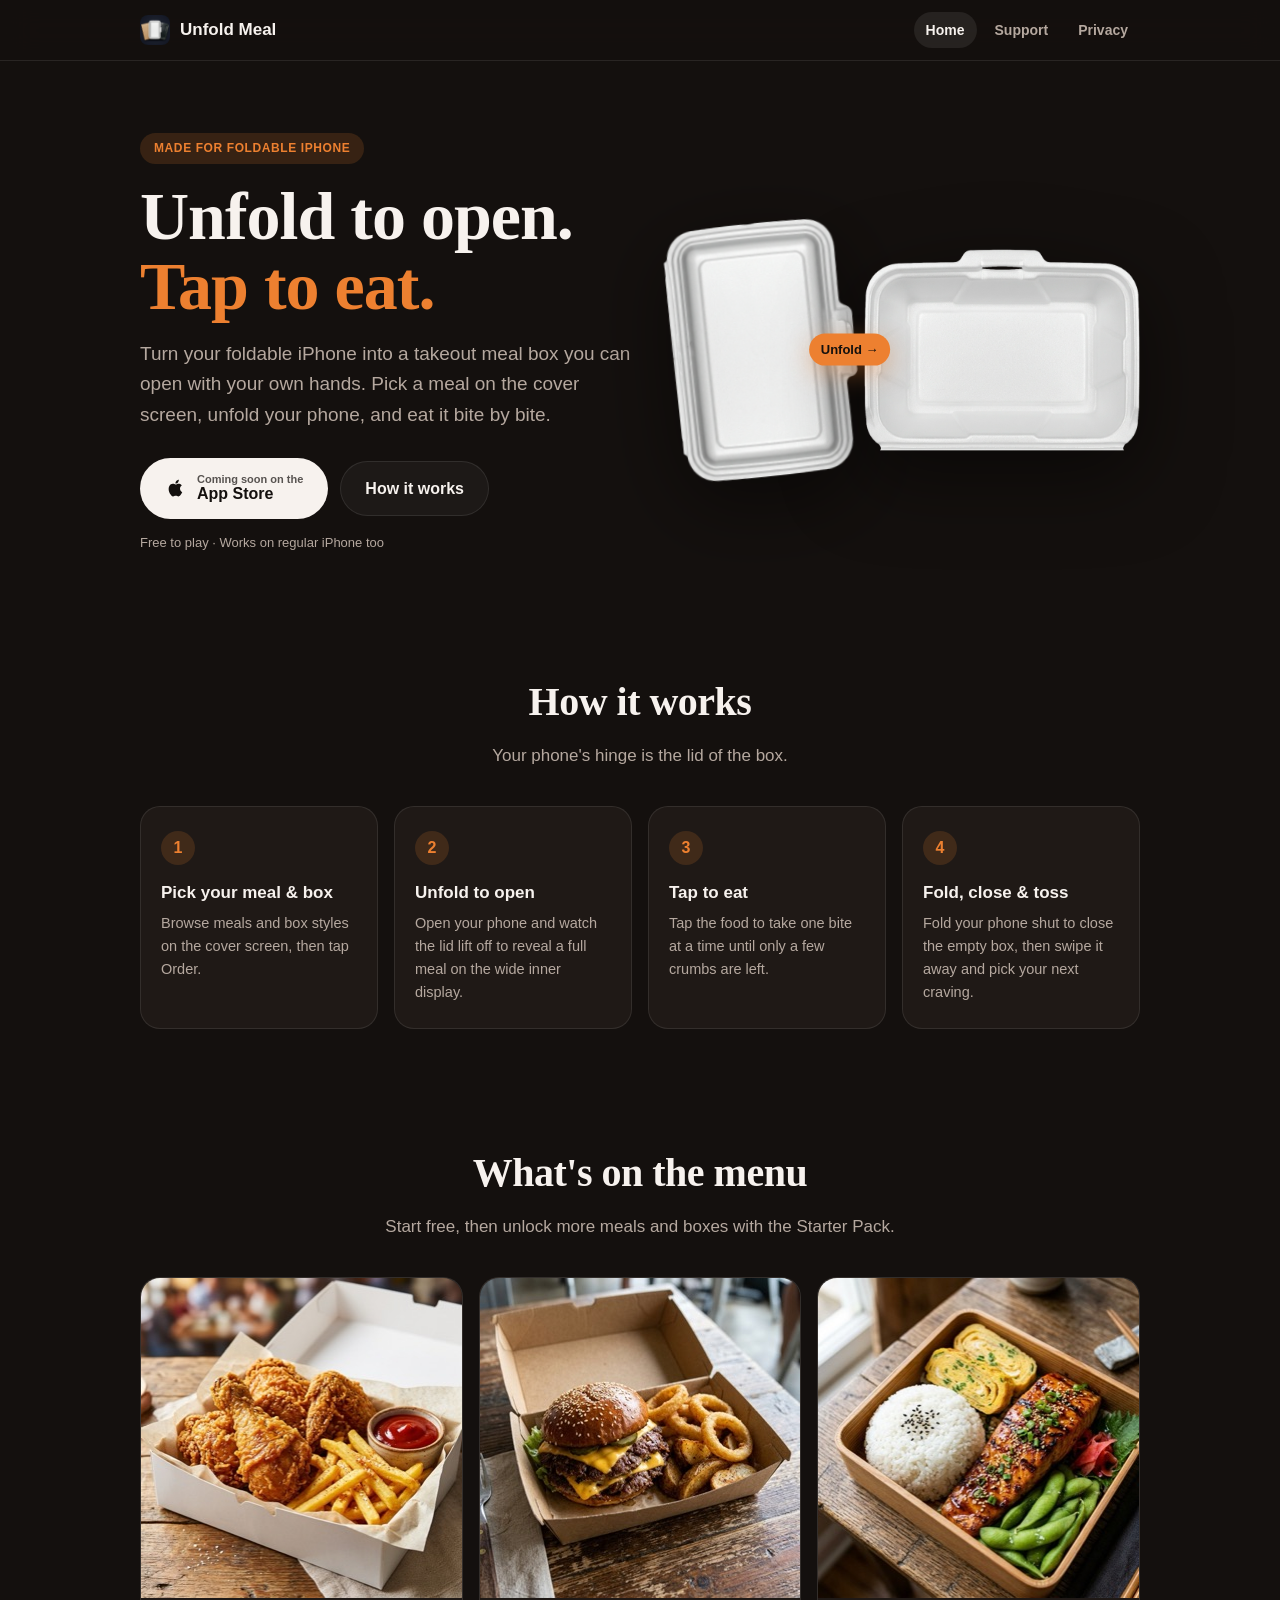
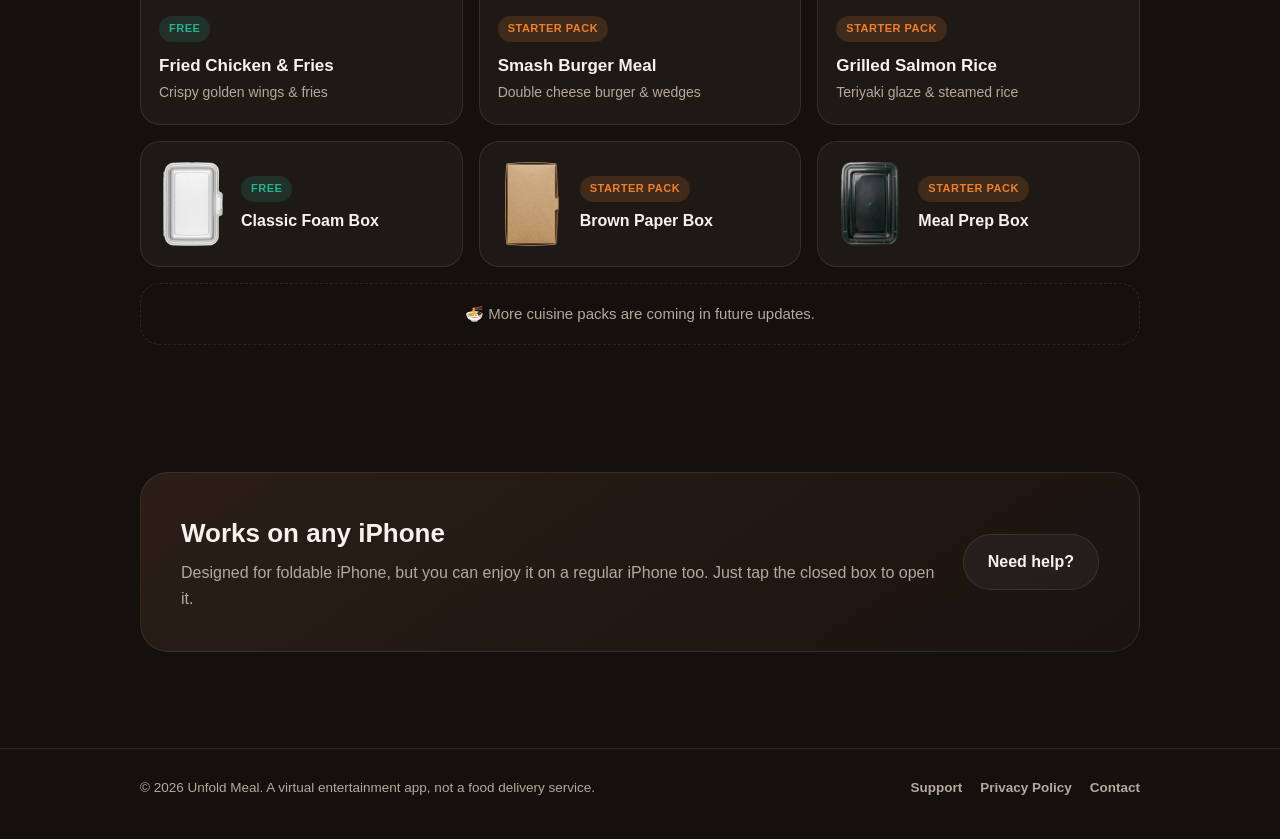
<file: index.html>
<!DOCTYPE html>
<html lang="en">
<head>
  <meta charset="UTF-8">
  <title>Unfold Meal</title>
  <meta http-equiv="refresh" content="0; url=./market/">
  <link rel="canonical" href="./market/">
  <link rel="icon" type="image/png" href="./assets/favicon.png">
</head>
<body>
  <p>Redirecting to <a href="./market/">Unfold Meal</a>…</p>
</body>
</html>
</file>
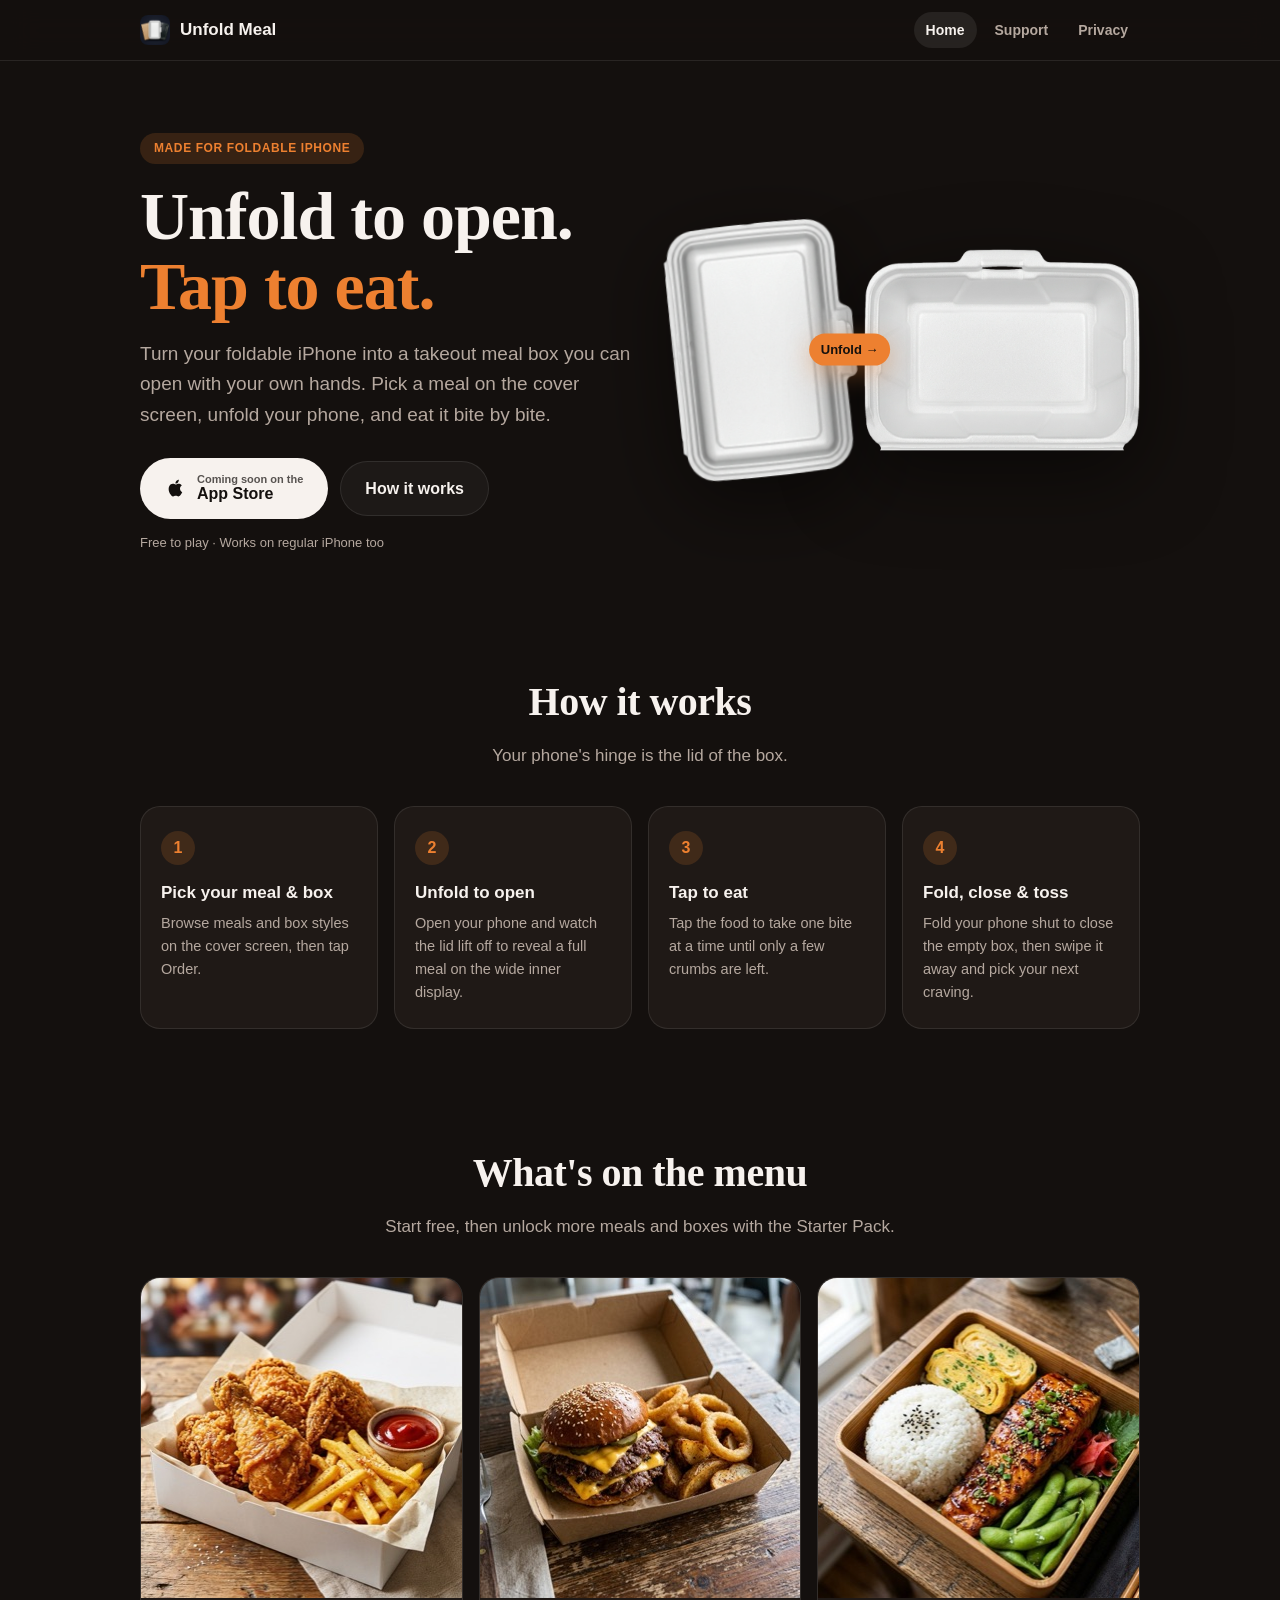
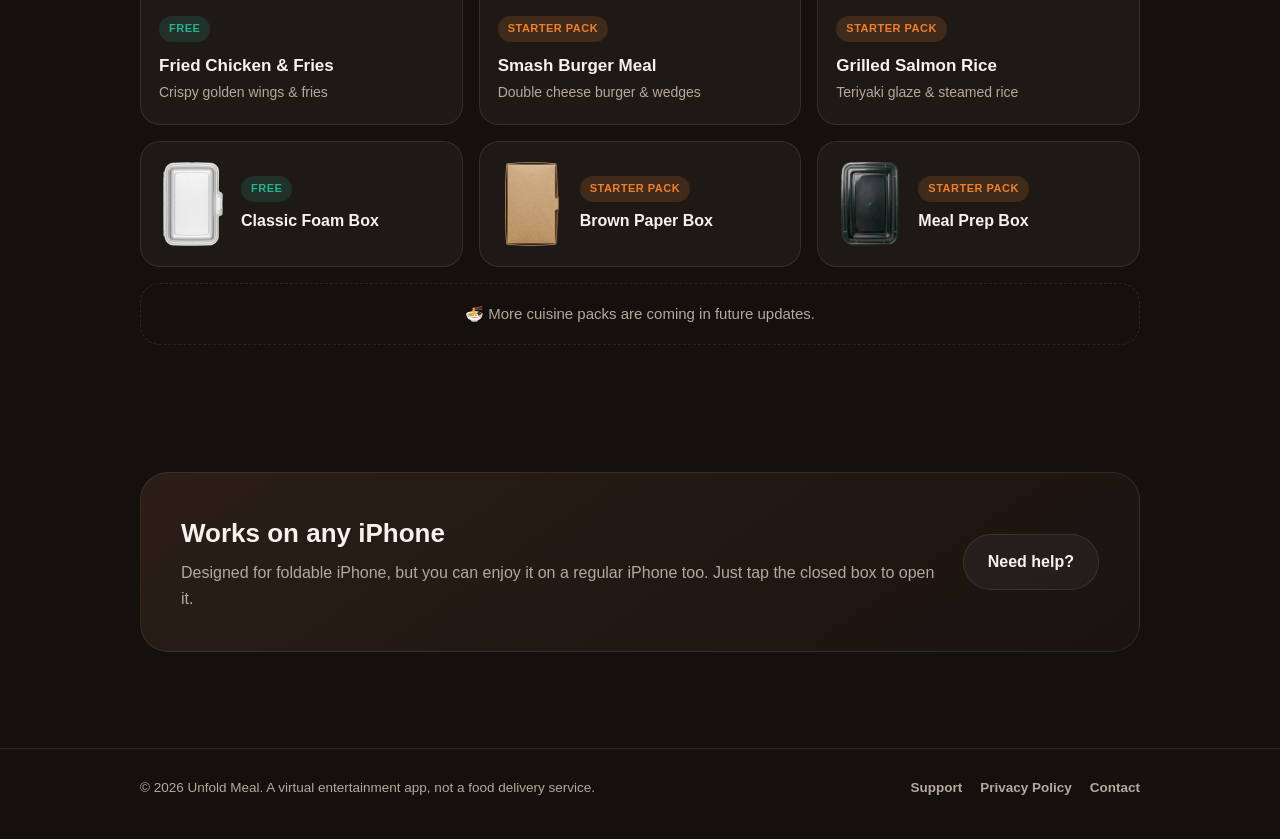
<file: market/index.html>
<!DOCTYPE html>
<html lang="en">
<head>
  <meta charset="UTF-8">
  <meta name="viewport" content="width=device-width, initial-scale=1.0">
  <title>Unfold Meal — Unfold to Open, Tap to Eat!</title>
  <meta name="description" content="Turn your foldable iPhone into a takeout meal box. Pick a meal on the cover screen, unfold to open the lid, and tap to eat every bite.">
  <meta property="og:title" content="Unfold Meal — Unfold to Open, Tap to Eat!">
  <meta property="og:description" content="Turn your foldable iPhone into a takeout meal box you can open with your own hands.">
  <meta property="og:image" content="../assets/app-icon.png">
  <link rel="icon" type="image/png" href="../assets/favicon.png">
  <link rel="apple-touch-icon" href="../assets/apple-touch-icon.png">
  <link rel="stylesheet" href="../assets/style.css">
</head>
<body>
  <header class="nav">
    <div class="wrap">
      <a class="brand" href="../market/"><img src="../assets/app-icon.png" alt=""><span>Unfold Meal</span></a>
      <nav class="nav-links">
        <a href="../market/" aria-current="page">Home</a>
        <a href="../support/">Support</a>
        <a href="../privacy/">Privacy</a>
      </nav>
    </div>
  </header>

  <main>
    <section class="hero">
      <div class="wrap">
        <div>
          <div class="eyebrow">Made for foldable iPhone</div>
          <h1>Unfold to open.<br><span>Tap to eat.</span></h1>
          <p class="lead">Turn your foldable iPhone into a takeout meal box you can open with your own hands. Pick a meal on the cover screen, unfold your phone, and eat it bite by bite.</p>
          <div class="hero-actions">
            <!-- TODO: replace href with the real App Store link once the app is live,
                 e.g. https://apps.apple.com/app/id0000000000 -->
            <a class="btn btn-primary" href="#" aria-label="Coming soon on the App Store">
              <svg viewBox="0 0 24 24" fill="currentColor" aria-hidden="true"><path d="M16.37 12.65c-.02-2.3 1.88-3.4 1.96-3.46-1.07-1.56-2.73-1.78-3.32-1.8-1.41-.14-2.76.83-3.48.83-.72 0-1.82-.81-3-.79-1.54.02-2.96.9-3.76 2.28-1.6 2.78-.41 6.9 1.15 9.16.76 1.1 1.67 2.34 2.86 2.3 1.15-.05 1.58-.74 2.97-.74 1.38 0 1.78.74 2.99.72 1.24-.02 2.02-1.12 2.77-2.23.87-1.28 1.23-2.52 1.25-2.58-.03-.01-2.4-.92-2.42-3.65zM14.1 5.9c.63-.77 1.06-1.83.94-2.9-.91.04-2.02.61-2.67 1.37-.58.67-1.1 1.76-.96 2.8 1.02.08 2.06-.52 2.69-1.27z"/></svg>
              <span class="btn-label"><small>Coming soon on the</small>App Store</span>
            </a>
            <a class="btn btn-ghost" href="#how">How it works</a>
          </div>
          <p class="hero-note">Free to play · Works on regular iPhone too</p>
        </div>
        <div class="hero-visual" aria-hidden="true">
          <img class="closed" src="../assets/box-foam-closed.png" alt="">
          <img class="open" src="../assets/box-foam-open.png" alt="">
          <span class="arrow">Unfold →</span>
        </div>
      </div>
    </section>

    <section id="how">
      <div class="wrap">
        <div class="section-title">
          <h2>How it works</h2>
          <p>Your phone's hinge is the lid of the box.</p>
        </div>
        <div class="steps">
          <div class="step">
            <div class="num">1</div>
            <h3>Pick your meal &amp; box</h3>
            <p>Browse meals and box styles on the cover screen, then tap Order.</p>
          </div>
          <div class="step">
            <div class="num">2</div>
            <h3>Unfold to open</h3>
            <p>Open your phone and watch the lid lift off to reveal a full meal on the wide inner display.</p>
          </div>
          <div class="step">
            <div class="num">3</div>
            <h3>Tap to eat</h3>
            <p>Tap the food to take one bite at a time until only a few crumbs are left.</p>
          </div>
          <div class="step">
            <div class="num">4</div>
            <h3>Fold, close &amp; toss</h3>
            <p>Fold your phone shut to close the empty box, then swipe it away and pick your next craving.</p>
          </div>
        </div>
      </div>
    </section>

    <section id="menu">
      <div class="wrap">
        <div class="section-title">
          <h2>What's on the menu</h2>
          <p>Start free, then unlock more meals and boxes with the Starter Pack.</p>
        </div>
        <div class="menu-grid">
          <article class="meal">
            <img src="../assets/meal-ChickenFries.jpg" alt="Fried Chicken &amp; Fries" loading="lazy">
            <div class="body">
              <span class="tag free">Free</span>
              <h3>Fried Chicken &amp; Fries</h3>
              <p>Crispy golden wings &amp; fries</p>
            </div>
          </article>
          <article class="meal">
            <img src="../assets/meal-SmashBurger.jpg" alt="Smash Burger Meal" loading="lazy">
            <div class="body">
              <span class="tag pack">Starter Pack</span>
              <h3>Smash Burger Meal</h3>
              <p>Double cheese burger &amp; wedges</p>
            </div>
          </article>
          <article class="meal">
            <img src="../assets/meal-SalmonRice.jpg" alt="Grilled Salmon Rice" loading="lazy">
            <div class="body">
              <span class="tag pack">Starter Pack</span>
              <h3>Grilled Salmon Rice</h3>
              <p>Teriyaki glaze &amp; steamed rice</p>
            </div>
          </article>
        </div>

        <div class="boxes">
          <div class="box-card">
            <img src="../assets/box-foam-closed.png" alt="" loading="lazy">
            <div><span class="tag free">Free</span><h3>Classic Foam Box</h3></div>
          </div>
          <div class="box-card">
            <img src="../assets/box-paper-closed.png" alt="" loading="lazy">
            <div><span class="tag pack">Starter Pack</span><h3>Brown Paper Box</h3></div>
          </div>
          <div class="box-card">
            <img src="../assets/box-mealprep-closed.png" alt="" loading="lazy">
            <div><span class="tag pack">Starter Pack</span><h3>Meal Prep Box</h3></div>
          </div>
        </div>

        <p class="coming">🍜 More cuisine packs are coming in future updates.</p>
      </div>
    </section>

    <section>
      <div class="wrap">
        <div class="banner">
          <div>
            <h2>Works on any iPhone</h2>
            <p>Designed for foldable iPhone, but you can enjoy it on a regular iPhone too. Just tap the closed box to open it.</p>
          </div>
          <a class="btn btn-ghost" href="../support/">Need help?</a>
        </div>
      </div>
    </section>
  </main>

  <footer>
    <div class="wrap">
      <span>&copy; 2026 Unfold Meal. A virtual entertainment app, not a food delivery service.</span>
      <nav>
        <a href="../support/">Support</a>
        <a href="../privacy/">Privacy Policy</a>
        <a href="mailto:kittisq@gmail.com">Contact</a>
      </nav>
    </div>
  </footer>
</body>
</html>
</file>
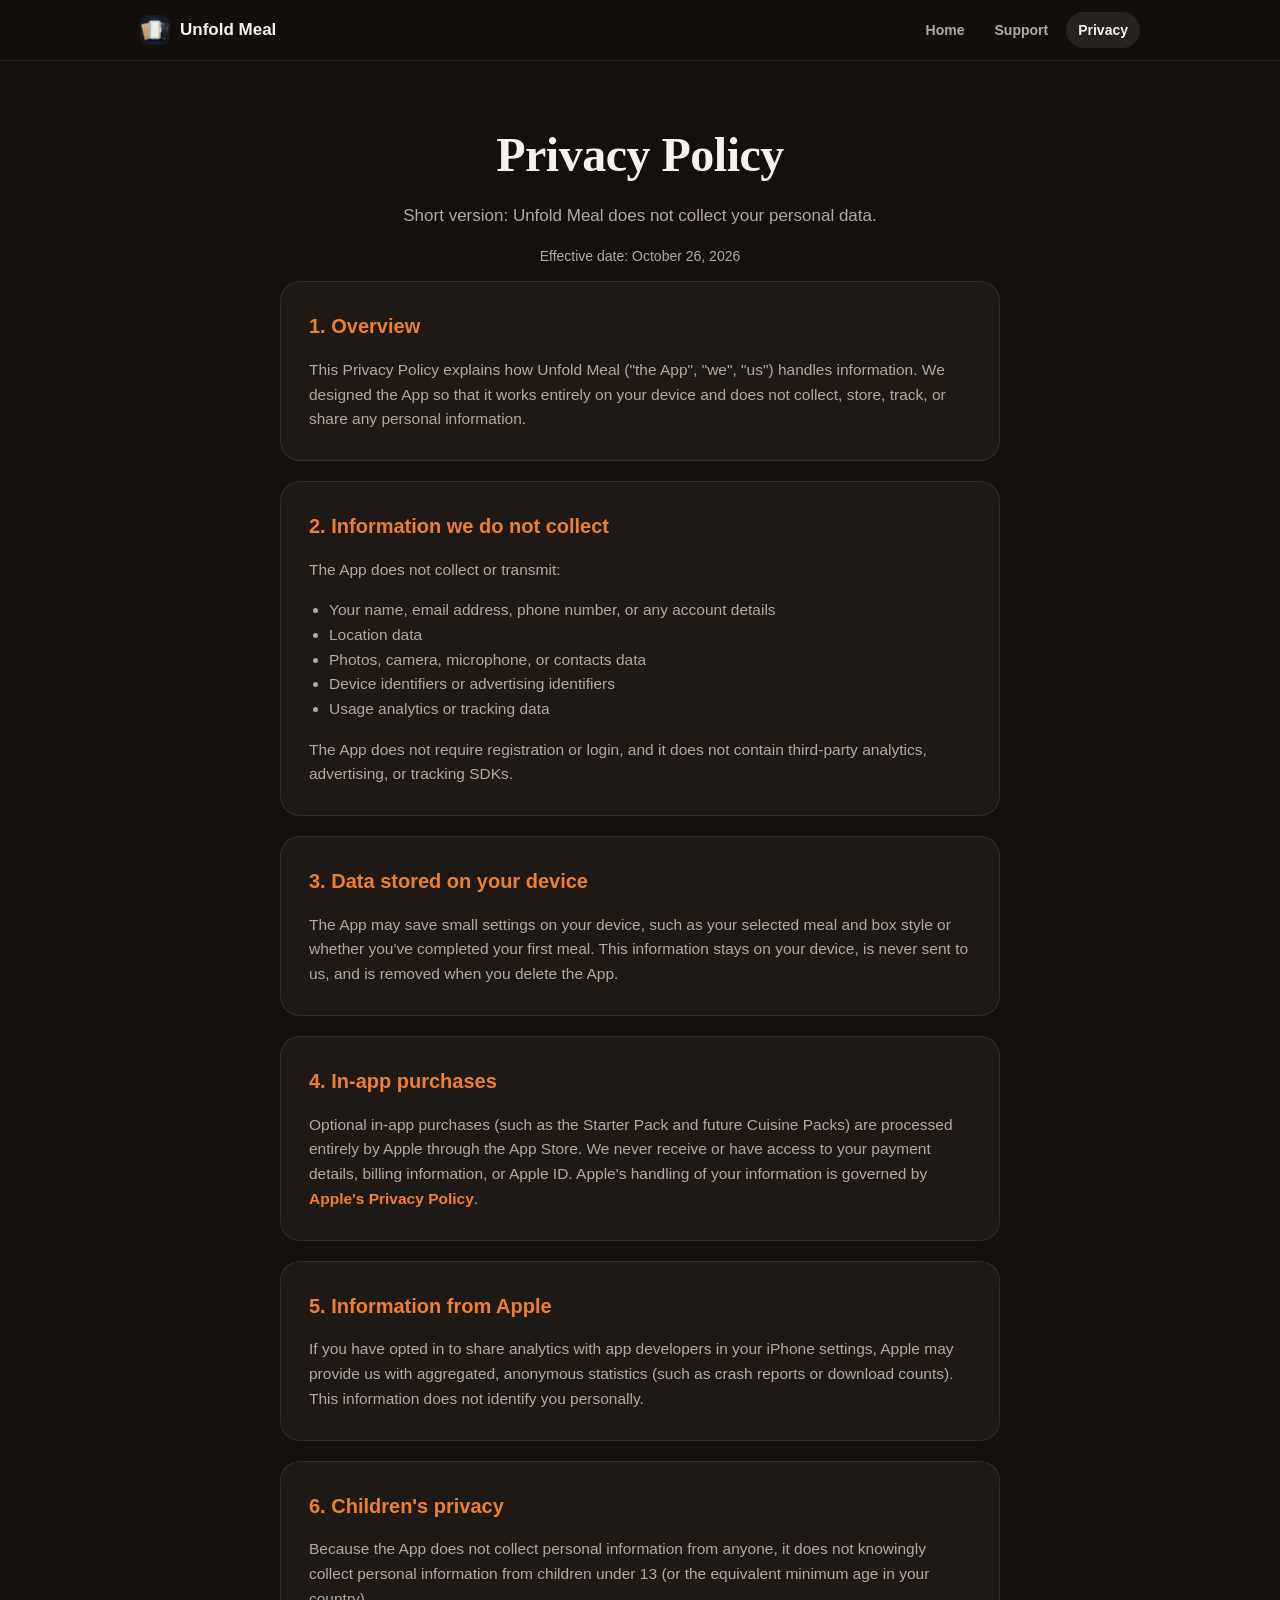
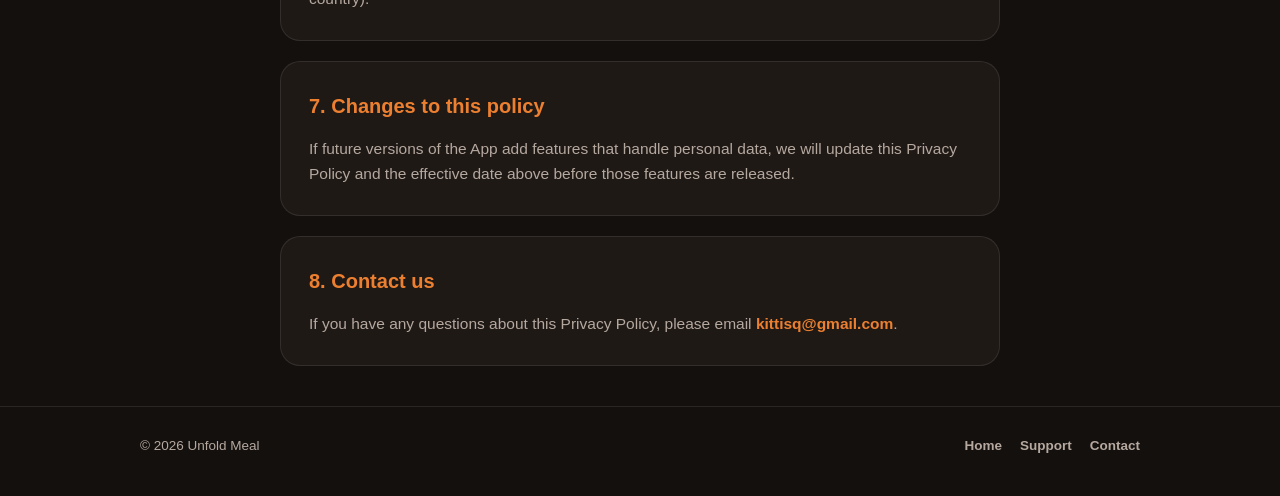
<file: privacy/index.html>
<!DOCTYPE html>
<html lang="en">
<head>
  <meta charset="UTF-8">
  <meta name="viewport" content="width=device-width, initial-scale=1.0">
  <title>Privacy Policy — Unfold Meal</title>
  <meta name="description" content="Unfold Meal privacy policy. The app does not collect any personal data.">
  <link rel="icon" type="image/png" href="../assets/favicon.png">
  <link rel="apple-touch-icon" href="../assets/apple-touch-icon.png">
  <link rel="stylesheet" href="../assets/style.css">
</head>
<body>
  <header class="nav">
    <div class="wrap">
      <a class="brand" href="../market/"><img src="../assets/app-icon.png" alt=""><span>Unfold Meal</span></a>
      <nav class="nav-links">
        <a href="../market/">Home</a>
        <a href="../support/">Support</a>
        <a href="../privacy/" aria-current="page">Privacy</a>
      </nav>
    </div>
  </header>

  <main class="wrap narrow">
    <div class="page-head">
      <h1>Privacy Policy</h1>
      <p>Short version: Unfold Meal does not collect your personal data.</p>
    </div>
    <p class="updated">Effective date: October 26, 2026</p>

    <div class="card">
      <h2>1. Overview</h2>
      <p>This Privacy Policy explains how Unfold Meal ("the App", "we", "us") handles information. We designed the App so that it works entirely on your device and does not collect, store, track, or share any personal information.</p>
    </div>

    <div class="card">
      <h2>2. Information we do not collect</h2>
      <p>The App does not collect or transmit:</p>
      <ul>
        <li>Your name, email address, phone number, or any account details</li>
        <li>Location data</li>
        <li>Photos, camera, microphone, or contacts data</li>
        <li>Device identifiers or advertising identifiers</li>
        <li>Usage analytics or tracking data</li>
      </ul>
      <p>The App does not require registration or login, and it does not contain third-party analytics, advertising, or tracking SDKs.</p>
    </div>

    <div class="card">
      <h2>3. Data stored on your device</h2>
      <p>The App may save small settings on your device, such as your selected meal and box style or whether you've completed your first meal. This information stays on your device, is never sent to us, and is removed when you delete the App.</p>
    </div>

    <div class="card">
      <h2>4. In-app purchases</h2>
      <p>Optional in-app purchases (such as the Starter Pack and future Cuisine Packs) are processed entirely by Apple through the App Store. We never receive or have access to your payment details, billing information, or Apple ID. Apple's handling of your information is governed by <a href="https://www.apple.com/legal/privacy/" target="_blank" rel="noopener">Apple's Privacy Policy</a>.</p>
    </div>

    <div class="card">
      <h2>5. Information from Apple</h2>
      <p>If you have opted in to share analytics with app developers in your iPhone settings, Apple may provide us with aggregated, anonymous statistics (such as crash reports or download counts). This information does not identify you personally.</p>
    </div>

    <div class="card">
      <h2>6. Children's privacy</h2>
      <p>Because the App does not collect personal information from anyone, it does not knowingly collect personal information from children under 13 (or the equivalent minimum age in your country).</p>
    </div>

    <div class="card">
      <h2>7. Changes to this policy</h2>
      <p>If future versions of the App add features that handle personal data, we will update this Privacy Policy and the effective date above before those features are released.</p>
    </div>

    <div class="card">
      <h2>8. Contact us</h2>
      <p>If you have any questions about this Privacy Policy, please email <a href="mailto:kittisq@gmail.com?subject=Unfold%20Meal%20Privacy">kittisq@gmail.com</a>.</p>
    </div>
  </main>

  <footer>
    <div class="wrap">
      <span>&copy; 2026 Unfold Meal</span>
      <nav>
        <a href="../market/">Home</a>
        <a href="../support/">Support</a>
        <a href="mailto:kittisq@gmail.com">Contact</a>
      </nav>
    </div>
  </footer>
</body>
</html>
</file>
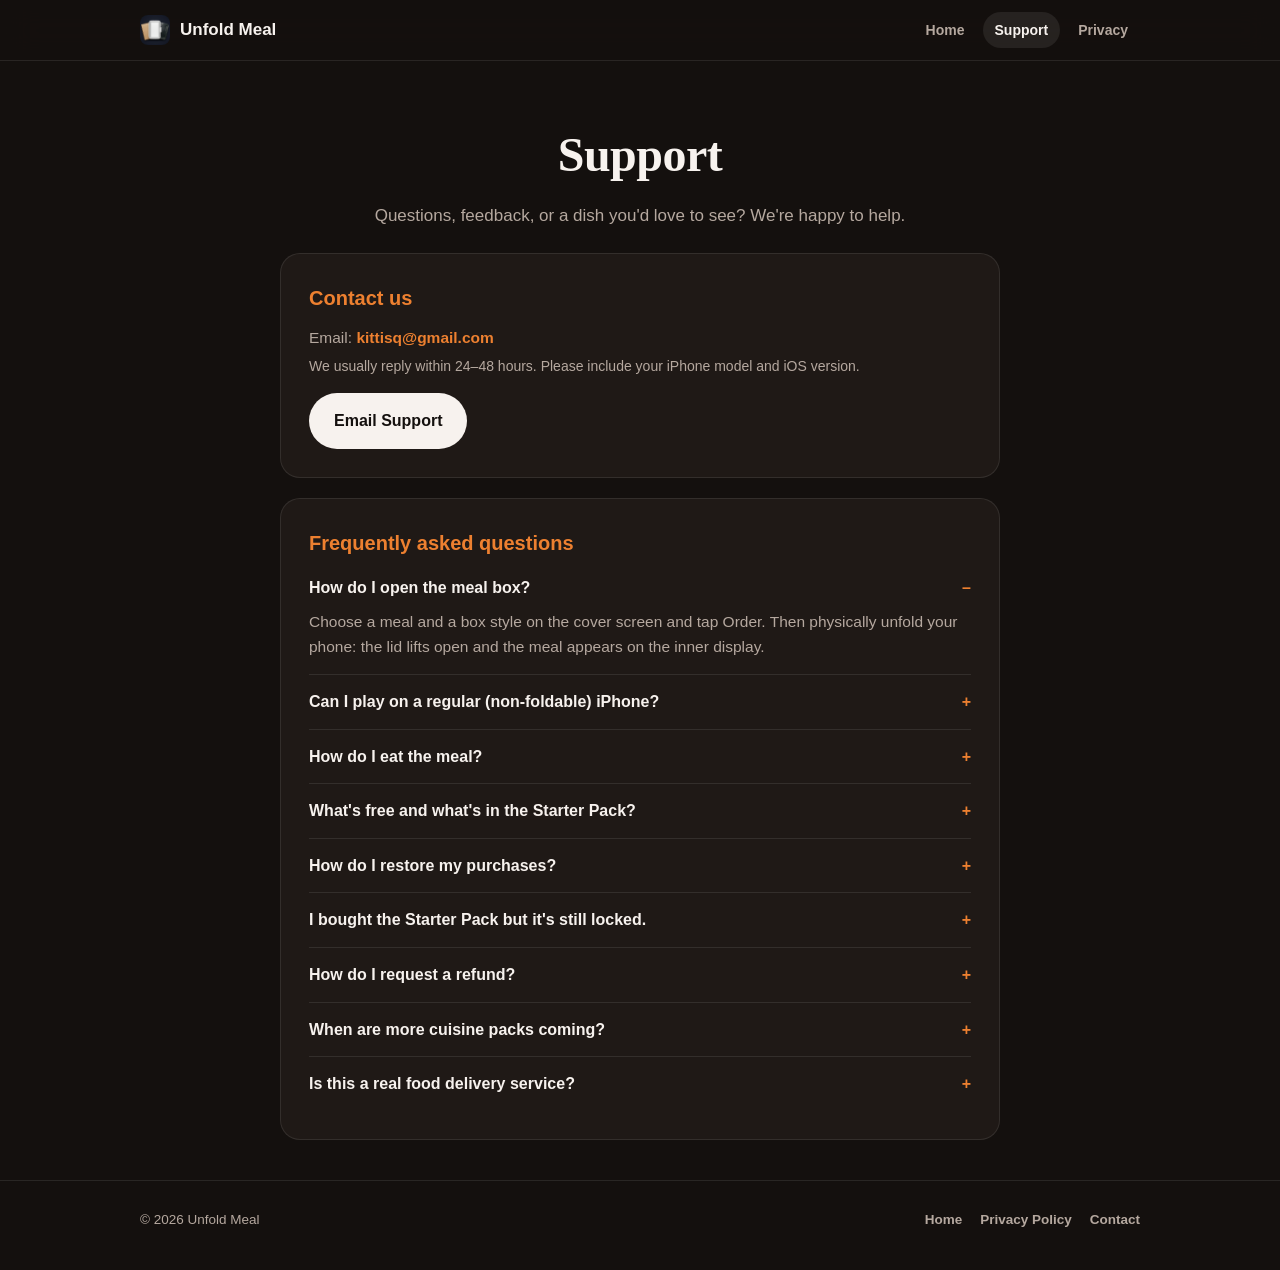
<file: support/index.html>
<!DOCTYPE html>
<html lang="en">
<head>
  <meta charset="UTF-8">
  <meta name="viewport" content="width=device-width, initial-scale=1.0">
  <title>Support — Unfold Meal</title>
  <meta name="description" content="Get help with Unfold Meal: contact support, restore purchases, and answers to common questions.">
  <link rel="icon" type="image/png" href="../assets/favicon.png">
  <link rel="apple-touch-icon" href="../assets/apple-touch-icon.png">
  <link rel="stylesheet" href="../assets/style.css">
</head>
<body>
  <header class="nav">
    <div class="wrap">
      <a class="brand" href="../market/"><img src="../assets/app-icon.png" alt=""><span>Unfold Meal</span></a>
      <nav class="nav-links">
        <a href="../market/">Home</a>
        <a href="../support/" aria-current="page">Support</a>
        <a href="../privacy/">Privacy</a>
      </nav>
    </div>
  </header>

  <main class="wrap narrow">
    <div class="page-head">
      <h1>Support</h1>
      <p>Questions, feedback, or a dish you'd love to see? We're happy to help.</p>
    </div>

    <div class="card">
      <h2>Contact us</h2>
      <div class="contact">
        <div>
          <p style="margin:0">Email: <a href="mailto:kittisq@gmail.com?subject=Unfold%20Meal%20Support">kittisq@gmail.com</a></p>
          <p class="meta" style="margin:4px 0 0">We usually reply within 24–48 hours. Please include your iPhone model and iOS version.</p>
        </div>
        <a class="btn btn-primary" href="mailto:kittisq@gmail.com?subject=Unfold%20Meal%20Support">Email Support</a>
      </div>
    </div>

    <div class="card">
      <h2>Frequently asked questions</h2>

      <details open>
        <summary>How do I open the meal box?</summary>
        <p>Choose a meal and a box style on the cover screen and tap Order. Then physically unfold your phone: the lid lifts open and the meal appears on the inner display.</p>
      </details>

      <details>
        <summary>Can I play on a regular (non-foldable) iPhone?</summary>
        <p>Yes. On a regular iPhone, simply tap the closed box to open it, and use the Close Box button when you're done.</p>
      </details>

      <details>
        <summary>How do I eat the meal?</summary>
        <p>Tap the food to take one bite at a time. Keep tapping until the box is empty, then fold your phone shut (or tap Close Box) and swipe the empty box away.</p>
      </details>

      <details>
        <summary>What's free and what's in the Starter Pack?</summary>
        <p>Fried Chicken &amp; Fries with the Classic Foam Box is free to play. The Starter Pack is a one-time in-app purchase that unlocks Smash Burger Meal, Grilled Salmon Rice, the Brown Paper Box and the Meal Prep Box.</p>
      </details>

      <details>
        <summary>How do I restore my purchases?</summary>
        <p>Open the Choose Meal screen and tap a locked Popular meal or box style to open the Starter Pack sheet, then tap <strong>Restore Purchases</strong>. Make sure you're signed in with the same Apple ID you used to buy.</p>
      </details>

      <details>
        <summary>I bought the Starter Pack but it's still locked.</summary>
        <p>Check your internet connection, then try Restore Purchases. If it still doesn't unlock, fully close and reopen the app. If the problem continues, email us with the date of purchase and we'll help.</p>
      </details>

      <details>
        <summary>How do I request a refund?</summary>
        <p>All purchases are handled by Apple. You can request a refund at <a href="https://reportaproblem.apple.com" target="_blank" rel="noopener">reportaproblem.apple.com</a>.</p>
      </details>

      <details>
        <summary>When are more cuisine packs coming?</summary>
        <p>More cuisines are on the way in future updates. Want a specific dish? Email us and tell us what you'd like to eat next!</p>
      </details>

      <details>
        <summary>Is this a real food delivery service?</summary>
        <p>No. Unfold Meal is a virtual interactive toy and entertainment app. No real food is ordered or delivered.</p>
      </details>
    </div>
  </main>

  <footer>
    <div class="wrap">
      <span>&copy; 2026 Unfold Meal</span>
      <nav>
        <a href="../market/">Home</a>
        <a href="../privacy/">Privacy Policy</a>
        <a href="mailto:kittisq@gmail.com">Contact</a>
      </nav>
    </div>
  </footer>
</body>
</html>
</file>
<file: assets/style.css>
/* Unfold Meal — shared site styles (market / support / privacy) */
:root {
  --bg: #14100e;
  --bg-2: #1a1310;
  --card: #1f1916;
  --card-2: #2b1e17;
  --border: rgba(255, 255, 255, 0.09);
  --accent: #ed8030;
  --accent-soft: rgba(237, 128, 48, 0.16);
  --emerald: #29b08f;
  --text: #f7f2ee;
  --muted: #b5a89f;
  --radius-lg: 28px;
  --radius-md: 20px;
  --max: 1040px;
}

* { box-sizing: border-box; }

html { scroll-behavior: smooth; }

body {
  margin: 0;
  font-family: -apple-system, BlinkMacSystemFont, "SF Pro Rounded", "SF Pro Text", "Segoe UI", Roboto, sans-serif;
  background: var(--bg);
  color: var(--text);
  line-height: 1.6;
  -webkit-font-smoothing: antialiased;
}

img { max-width: 100%; display: block; }

a { color: var(--accent); text-decoration: none; font-weight: 600; }
a:hover { text-decoration: underline; }

.wrap { max-width: var(--max); margin: 0 auto; padding: 0 20px; }
.wrap.narrow { max-width: 760px; }

/* ---------- Nav ---------- */
.nav {
  position: sticky;
  top: 0;
  z-index: 10;
  background: rgba(20, 16, 14, 0.82);
  backdrop-filter: saturate(160%) blur(16px);
  -webkit-backdrop-filter: saturate(160%) blur(16px);
  border-bottom: 1px solid var(--border);
}
.nav .wrap {
  display: flex;
  align-items: center;
  justify-content: space-between;
  height: 60px;
}
.brand {
  display: flex;
  align-items: center;
  gap: 10px;
  color: var(--text);
  font-weight: 700;
  font-size: 17px;
}
.brand:hover { text-decoration: none; }
.brand img { width: 30px; height: 30px; border-radius: 8px; }
.nav-links { display: flex; gap: 6px; }
.nav-links a {
  color: var(--muted);
  font-weight: 600;
  font-size: 14px;
  padding: 7px 12px;
  border-radius: 999px;
}
.nav-links a:hover { color: var(--text); text-decoration: none; background: rgba(255,255,255,0.05); }
.nav-links a[aria-current="page"] { color: var(--text); background: rgba(255,255,255,0.08); }

/* ---------- Buttons ---------- */
.btn {
  display: inline-flex;
  align-items: center;
  gap: 10px;
  padding: 14px 24px;
  border-radius: 999px;
  font-weight: 700;
  font-size: 16px;
  border: 1px solid transparent;
  transition: transform 0.15s ease, background 0.15s ease;
}
.btn:hover { text-decoration: none; transform: translateY(-1px); }
.btn-primary { background: var(--text); color: #14100e; }
.btn-ghost { color: var(--text); border-color: var(--border); background: rgba(255,255,255,0.04); }
.btn small { display: block; font-size: 11px; font-weight: 600; opacity: 0.7; line-height: 1.1; }
.btn .btn-label { line-height: 1.15; text-align: left; }
.btn svg { width: 22px; height: 22px; flex: none; }

/* ---------- Hero ---------- */
.hero { padding: 72px 0 48px; overflow: hidden; }
.hero .wrap {
  display: grid;
  grid-template-columns: 1.05fr 1fr;
  gap: 40px;
  align-items: center;
}
.eyebrow {
  display: inline-block;
  background: var(--accent-soft);
  color: var(--accent);
  font-weight: 700;
  font-size: 12px;
  letter-spacing: 0.6px;
  text-transform: uppercase;
  padding: 6px 14px;
  border-radius: 999px;
  margin-bottom: 18px;
}
.hero h1 {
  font-family: "New York", "Iowan Old Style", Georgia, serif;
  font-size: clamp(42px, 6vw, 68px);
  line-height: 1.02;
  letter-spacing: -1px;
  margin: 0 0 18px;
}
.hero h1 span { color: var(--accent); }
.hero p.lead { color: var(--muted); font-size: 19px; margin: 0 0 28px; max-width: 30em; }
.hero-actions { display: flex; flex-wrap: wrap; gap: 12px; align-items: center; }
.hero-note { color: var(--muted); font-size: 13px; margin-top: 14px; }

.hero-visual {
  position: relative;
  display: grid;
  grid-template-columns: 0.8fr 1.2fr;
  align-items: center;
  gap: 8px;
}
.hero-visual .closed { transform: rotate(-6deg); filter: drop-shadow(0 24px 40px rgba(0,0,0,0.5)); }
.hero-visual .open { filter: drop-shadow(0 24px 40px rgba(0,0,0,0.5)); }
.hero-visual .arrow {
  position: absolute;
  left: 38%;
  top: 50%;
  transform: translate(-50%, -50%);
  background: var(--accent);
  color: #14100e;
  font-weight: 800;
  font-size: 13px;
  padding: 6px 12px;
  border-radius: 999px;
  white-space: nowrap;
  box-shadow: 0 8px 24px rgba(237,128,48,0.35);
}

/* ---------- Sections ---------- */
section { padding: 56px 0; }
.section-title { text-align: center; margin-bottom: 36px; }
.section-title h2 {
  font-family: "New York", "Iowan Old Style", Georgia, serif;
  font-size: clamp(30px, 4vw, 40px);
  margin: 0 0 8px;
  letter-spacing: -0.5px;
}
.section-title p { color: var(--muted); margin: 0; font-size: 17px; }

.steps {
  display: grid;
  grid-template-columns: repeat(4, 1fr);
  gap: 16px;
}
.step {
  background: var(--card);
  border: 1px solid var(--border);
  border-radius: var(--radius-md);
  padding: 24px 20px;
}
.step .num {
  width: 34px; height: 34px;
  border-radius: 50%;
  background: var(--accent-soft);
  color: var(--accent);
  display: grid; place-items: center;
  font-weight: 800;
  margin-bottom: 14px;
}
.step h3 { margin: 0 0 6px; font-size: 17px; }
.step p { margin: 0; color: var(--muted); font-size: 14.5px; }

.menu-grid {
  display: grid;
  grid-template-columns: repeat(3, 1fr);
  gap: 16px;
}
.meal {
  background: var(--card);
  border: 1px solid var(--border);
  border-radius: var(--radius-md);
  overflow: hidden;
}
.meal img { width: 100%; aspect-ratio: 1 / 1; object-fit: cover; }
.meal .body { padding: 16px 18px 20px; }
.meal h3 { margin: 0 0 2px; font-size: 17px; }
.meal p { margin: 0; color: var(--muted); font-size: 14px; }
.tag {
  display: inline-block;
  font-size: 11px;
  font-weight: 800;
  letter-spacing: 0.5px;
  text-transform: uppercase;
  padding: 4px 10px;
  border-radius: 999px;
  margin-bottom: 10px;
}
.tag.free { background: rgba(41,176,143,0.16); color: var(--emerald); }
.tag.pack { background: var(--accent-soft); color: var(--accent); }

.boxes {
  margin-top: 16px;
  display: grid;
  grid-template-columns: repeat(3, 1fr);
  gap: 16px;
}
.box-card {
  background: var(--card);
  border: 1px solid var(--border);
  border-radius: var(--radius-md);
  padding: 20px;
  display: flex;
  align-items: center;
  gap: 16px;
}
.box-card img { width: 64px; height: 84px; object-fit: contain; flex: none; }
.box-card h3 { margin: 0; font-size: 16px; }
.box-card .tag { margin-bottom: 6px; }

.coming {
  margin-top: 16px;
  text-align: center;
  color: var(--muted);
  font-size: 15px;
  border: 1px dashed var(--border);
  border-radius: var(--radius-md);
  padding: 18px;
}

.banner {
  background: linear-gradient(145deg, var(--card-2), var(--bg-2));
  border: 1px solid var(--border);
  border-radius: var(--radius-lg);
  padding: 40px;
  display: grid;
  grid-template-columns: 1fr auto;
  gap: 24px;
  align-items: center;
}
.banner h2 { margin: 0 0 6px; font-size: 26px; }
.banner p { margin: 0; color: var(--muted); }

/* ---------- Document pages (support / privacy) ---------- */
.page-head { padding: 56px 0 24px; text-align: center; }
.page-head h1 {
  font-family: "New York", "Iowan Old Style", Georgia, serif;
  font-size: clamp(34px, 5vw, 48px);
  margin: 0 0 8px;
  letter-spacing: -0.5px;
}
.page-head p { color: var(--muted); margin: 0; font-size: 17px; }

.card {
  background: var(--card);
  border: 1px solid var(--border);
  border-radius: var(--radius-md);
  padding: 28px;
  margin-bottom: 20px;
}
.card h2 {
  margin: 0 0 12px;
  font-size: 20px;
  color: var(--accent);
}
.card h3 { margin: 22px 0 6px; font-size: 16px; }
.card p, .card li { color: var(--muted); font-size: 15.5px; }
.card ul { padding-left: 20px; margin: 8px 0; }
.card p:last-child { margin-bottom: 0; }

.contact {
  display: flex;
  flex-wrap: wrap;
  align-items: center;
  justify-content: space-between;
  gap: 16px;
}
.contact .meta { color: var(--muted); font-size: 14px; }

details {
  border-top: 1px solid var(--border);
  padding: 14px 0;
}
details:first-of-type { border-top: none; padding-top: 4px; }
summary {
  cursor: pointer;
  font-weight: 700;
  color: var(--text);
  list-style: none;
  display: flex;
  justify-content: space-between;
  gap: 12px;
}
summary::-webkit-details-marker { display: none; }
summary::after { content: "+"; color: var(--accent); font-weight: 800; }
details[open] summary::after { content: "–"; }
details p { margin: 10px 0 0; }

.updated { color: var(--muted); font-size: 14px; text-align: center; margin-top: -8px; }

/* ---------- Footer ---------- */
footer {
  border-top: 1px solid var(--border);
  margin-top: 40px;
  padding: 28px 0 40px;
  color: var(--muted);
  font-size: 13.5px;
}
footer .wrap {
  display: flex;
  flex-wrap: wrap;
  justify-content: space-between;
  gap: 12px;
}
footer nav { display: flex; gap: 18px; }
footer a { color: var(--muted); font-weight: 600; }
footer a:hover { color: var(--text); }

/* ---------- Responsive ---------- */
@media (max-width: 860px) {
  .hero { padding-top: 40px; }
  .hero .wrap { grid-template-columns: 1fr; text-align: center; }
  .hero p.lead { margin-left: auto; margin-right: auto; }
  .hero-actions { justify-content: center; }
  .hero-visual { max-width: 460px; margin: 0 auto; }
  .steps { grid-template-columns: repeat(2, 1fr); }
  .menu-grid, .boxes { grid-template-columns: 1fr; }
  .menu-grid { max-width: 420px; margin: 0 auto; }
  .boxes { max-width: 420px; margin: 16px auto 0; }
  .banner { grid-template-columns: 1fr; text-align: center; padding: 32px 24px; }
}
@media (max-width: 520px) {
  .steps { grid-template-columns: 1fr; }
  .nav-links a { padding: 6px 9px; font-size: 13px; }
  .brand span { display: none; }
}
</file>
